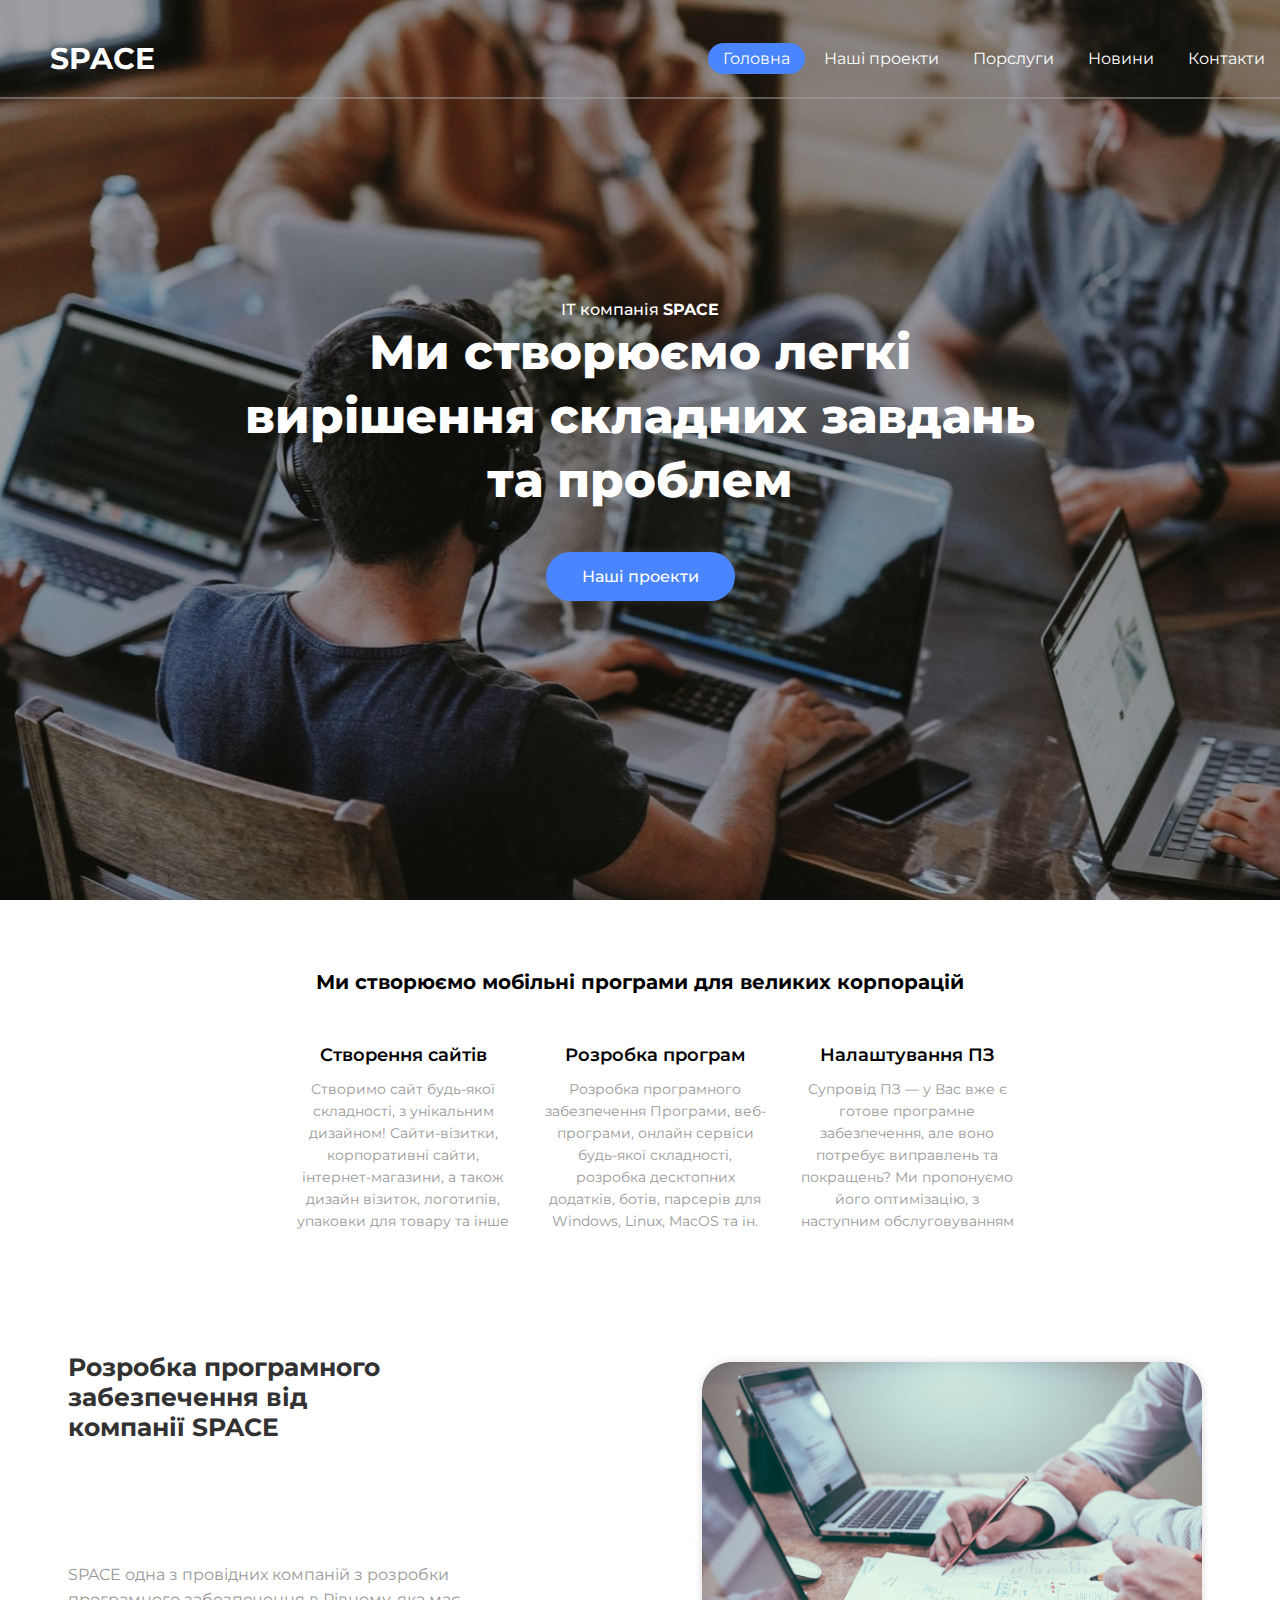
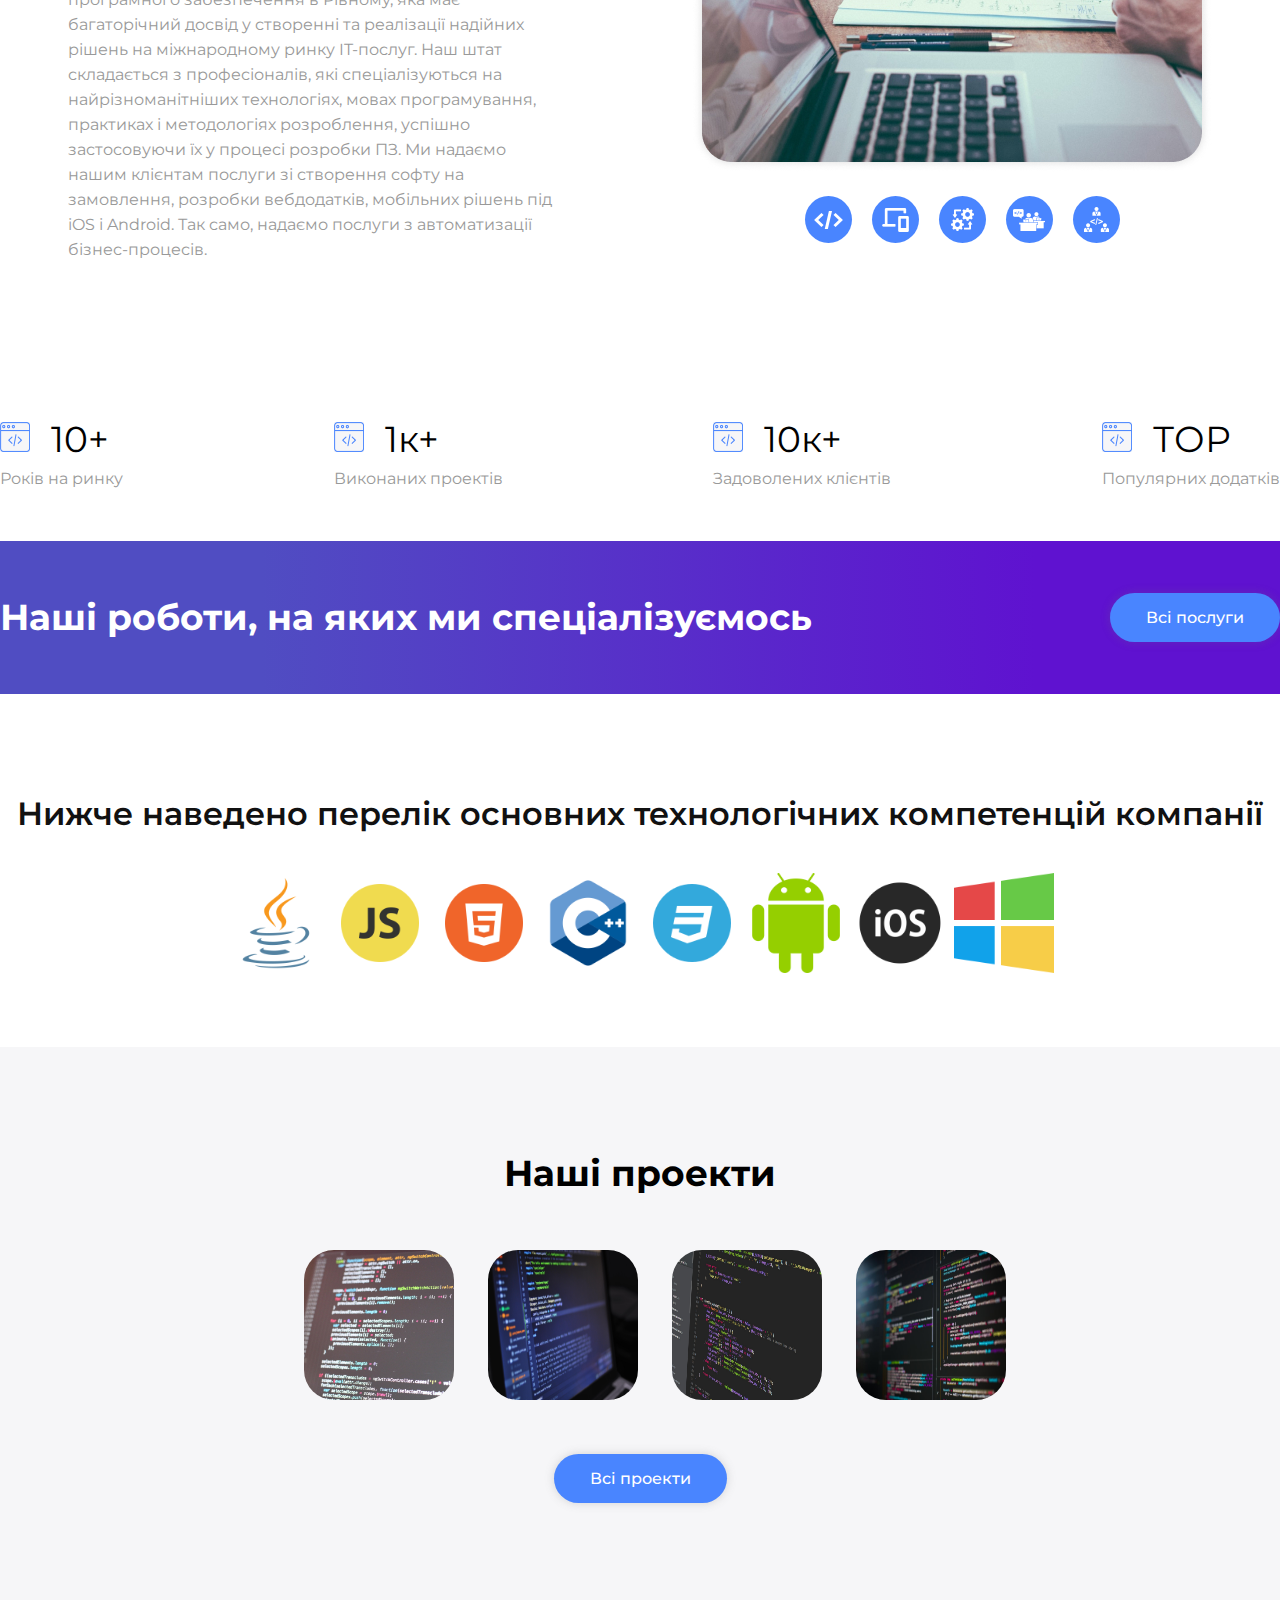
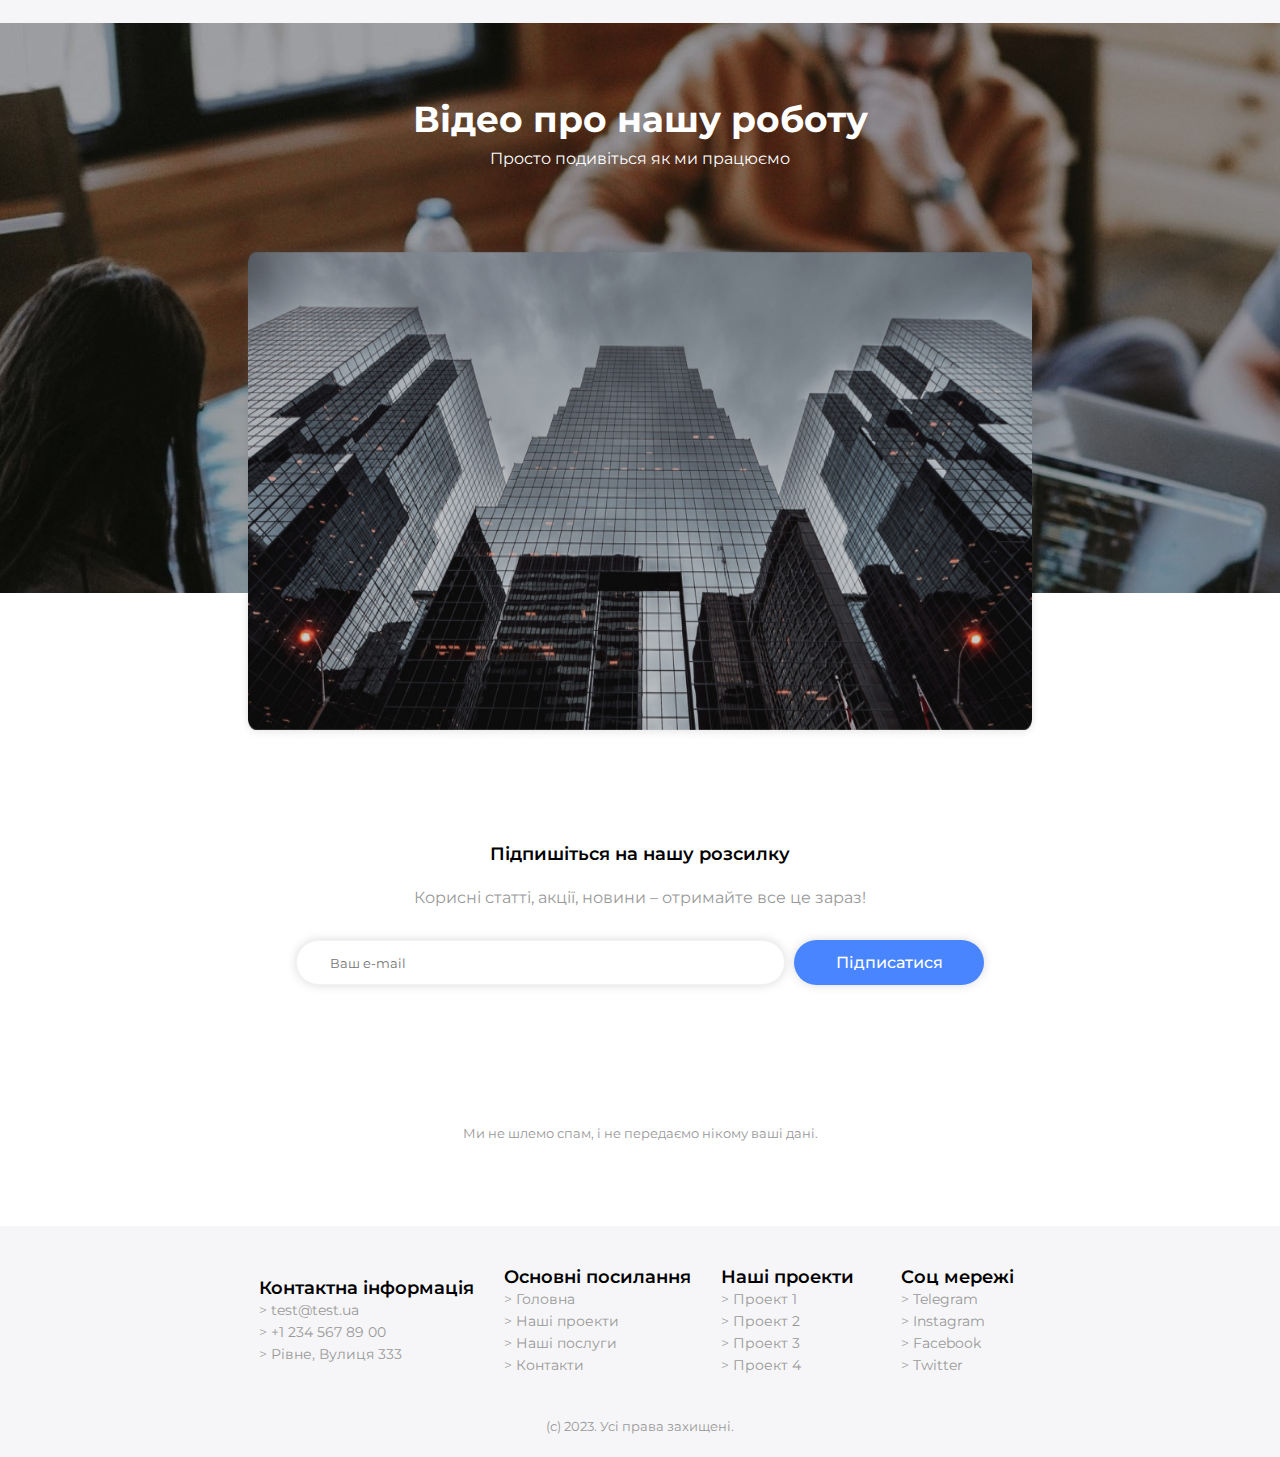
<file: index.html>
<!DOCTYPE html>
<html lang="en">
<head>
	<meta charset="UTF-8">
	<meta name="viewport" content="width=device-width, initial-scale=1">
	<title>SPACE</title>
	<link rel="preconnect" href="https://fonts.googleapis.com">
	<link rel="preconnect" href="https://fonts.gstatic.com" crossorigin>
	<link href="https://fonts.googleapis.com/css2?family=Montserrat&display=swap" rel="stylesheet">
	<link href="https://cdn.jsdelivr.net/npm/bootstrap@5.3.0-alpha1/dist/css/bootstrap.min.css" rel="stylesheet" integrity="sha384-GLhlTQ8iRABdZLl6O3oVMWSktQOp6b7In1Zl3/Jr59b6EGGoI1aFkw7cmDA6j6gD" crossorigin="anonymous">
	<link rel="stylesheet" href="css/style.css">
    <link rel="stylesheet" href="css/adaptive.css">
    <link rel="shortcut icon" href="images/ico.png" type="image/png">
    <link rel="stylesheet"href="https://cdnjs.cloudflare.com/ajax/libs/animate.css/4.1.1/animate.min.css"/>
</head>

<body>
	<header class="header">

		<div class="container">
			<div class="header__inner" >
				<a href= "index.html" class="header__logo ">
						SPACE
				</a>
				<nav class="menu">
					<a class="active" class="menu__link" href="index.html">Головна</a>
					<a class="menu__link" href="projects.html">Наші проекти</a>
					<a class="menu__link" href="services.html">Порслуги</a>
					<a class="menu__link" href="news.html">Новини</a>
					<a class="menu__link" href="contacts.html">Контакти</a>
				</nav>
			</div>
			<div class="header__line" data-aos="zoom-in"></div>
		</div>
	</header>

	<div class="intro" >
		<div class="container">
			<div class="intro__inner ">
				<h2 class="intro__suptitle" >ІТ компанія <b>SPACE</b></h2>
				<h1 class="intro__title" >Ми створюємо легкі вирішення складних завдань та проблем</h1>
				<a class="btn" href="https://github.com/maxsiokh" >Наші проекти</a>
			</div>
		</div>
	</div>

	<section class="section">
        <div class="contaiter">
            <div class="services__inner">



  <div class="section__title" >
				Ми створюємо мобільні програми для великих корпорацій
			</div>
			<div class="services">



						<div class="services__item" data-aos="fade-down">


								<div class="services__title">
									Створення сайтів
								</div>
								<div class="services__text">
								Створимо сайт будь-якої складності, з унікальним дизайном! Сайти-візитки, корпоративні сайти, інтернет-магазини, а також дизайн візиток, логотипів, упаковки для товару та інше


								</div>


						</div>
						<div class="services__item"data-aos="fade-down">


								<div class="services__title">
									Розробка програм
								</div>
								<div class="services__text">
									Розробка програмного забезпечення
									Програми, веб-програми, онлайн сервіси будь-якої складності, розробка десктопних додатків, ботів, парсерів для Windows, Linux, MacOS та ін.
								</div>

						</div>
						<div class="services__item"data-aos="fade-down">
								<div class="services__title">
									Налаштування ПЗ
								</div>
								<div class="services__text">
									Супровід ПЗ — у Вас вже є готове програмне забезпечення, але воно потребує виправлень та покращень? Ми пропонуємо його оптимізацію, з наступним обслуговуванням
								</div>
						</div>
					</div>
				</div>
</div>
			</div>
        </div>
	</section>


	<section class="about">
		<div class="container">
			<div class="about__inner">
				<div class="about_left">

					<div class="about__texts" data-tab-content id="tab-1" >
						<h1 class="about__title" data-aos="fade-up"
                        data-aos-anchor-placement="top-bottom">
						Розробка програмного забезпечення від компанії SPACE
						</h1>
						<div class="about__text" data-aos="fade-up">
								SPACE одна з провідних компаній з розробки програмного забезпечення в Рівному, яка має багаторічний досвід у створенні та реалізації надійних рішень на міжнародному ринку IT-послуг. Наш штат складається з професіоналів, які спеціалізуються на найрізноманітніших технологіях, мовах програмування, практиках і методологіях розроблення, успішно застосовуючи їх у процесі розробки ПЗ. Ми надаємо нашим клієнтам послуги зі створення софту на замовлення, розробки вебдодатків, мобільних рішень під iOS і Android. Так само, надаємо послуги з автоматизації бізнес-процесів.
					</div>
			</div>

			<div class="about__texts hidden" data-tab-content id="tab-2">
						<h1 class="about__title" data-aos="fade-up"
                        data-aos-anchor-placement="top-bottom">
						Комплексна розробка вебдодатків і створення софту будь-якої складності
						</h1>
						<div class="about__text"data-aos="fade-up">
								SPACE надає повний спектр послуг із розробки користувацьких програм, комплексних вебрішень та автоматизації бізнес-процесів, зокрема розробки програмного забезпечення для мобільних і десктопних пристроїв. Наша компанія надає послуги ІТ-аутсорсингу та офшорного розроблення ПЗ із виділеними командами IT-персоналу для створення вашого програмного проєкту. Ми проведемо детальний аналіз, виявимо проблему в короткі терміни і створимо найоптимальніше рішення з урахуванням усіх особливостей проєкту і вимог потенційного замовника. Ми створюємо надійний софт, який буде міцною основою вашого бізнесу.
					</div>
			</div>

			<div class="about__texts hidden" data-tab-content id="tab-3">
						<h1 class="about__title"data-aos="fade-up"
                        data-aos-anchor-placement="top-bottom">
						Ми пропонуємо широкий спектр послуг з розробки ПЗ
						</h1>
						<div class="about__text" data-aos="fade-up">
								Компанія з розробки програмного забезпечення SPACE у Рівному, вже понад 10 років працює на IT-ринку України. Маючи досвід роботи співпраці з США, Францією, Німеччиною та іншими країнами Європи, ми реалізували понад 1000 проєктів. Наші співробітники використовують сучасні технології ґрунтуючись на передових практиках і методологіях для створення софту в Україні та по всьому світу.
					</div>
			</div>

			<div class="about__texts hidden" data-tab-content id="tab-4">
						<h1 class="about__title" data-aos="fade-up"
                        data-aos-anchor-placement="top-bottom">
						Наші команди розробників — лідери в розробці проєктів будь-якої складності та масштабу
						</h1>
						<div class="about__text" data-aos="fade-up">
								Фахівці компанії SPACE практикують системний підхід у розробці, комплексно розв'язують проблеми бізнес-процесів і пропонують раціональні та оптимальні рішення для бізнесу з урахуванням технічних аспектів розробки, що допомагає максимально оптимізувати проєкт під основного користувача. Якість роботи над вашим проєктом забезпечують наші кваліфіковані співробітники, серед яких так само є DevOps-інженери, дизайнери, і QA-спеціалісти.
					</div>
			</div>
			<div class="about__texts hidden" data-tab-content id="tab-5">
						<h1 class="about__title"data-aos="fade-up"
                        data-aos-anchor-placement="top-bottom">
						Замовити послуги з розробки ПЗ у компанії PNN Soft
						</h1>
						<div class="about__text" data-aos="fade-up">
								Шукаєте надійну ІТ-компанію, щоб створити soft або замовити розробку вебдодатку в Україні? — Ми надамо Вам найякісніші послуги з розробки ПЗ, реалізуємо проєкт, враховуючи всі вимоги клієнта, без затримок. Ціна розробки ПЗ розраховується індивідуально, з урахуванням усіх технічних аспектів роботи та масштабності проєкту. Отримати додаткову інформацію та залишити заявку на співпрацю з нами можна в електронній формі на нашому сайті.
					</div>
			</div>
				</div>

			<div class="about_right"data-aos="fade-up"
            data-aos-anchor-placement="center-bottom">
					<img src="images/about.jpg" alt="" class="about__img">
					<div class="about__buttons">
					<div class="about__button" data-tab="tab-1">
						<img src="images/1.png" alt="icon">
					</div>
					<div class="about__button" data-tab="tab-2">
						<img src="images/2.png" alt="icon">
					</div>
					<div class="about__button" data-tab="tab-3">
						<img src="images/3.png" alt="icon">
					</div>
					<div class="about__button" data-tab="tab-4">
						<img src="images/4.png" alt="icon">
					</div>
					<div class="about__button" data-tab="tab-5">
						<img src="images/5.png" alt="icon">
					</div>
				</div>
				</div>

		</div>

			 <div class="about__statistic">
				<div class="about__web"data-aos="zoom-in-right">
					<img class="web__img" src="images/web.png" alt="">
					<div class="about_web_title">
						10+
					</div>
					<div class="about_web_text">
						Років на ринку
					</div>
				</div>
								<div class="about__web" data-aos="zoom-in-up">
									<img class="web__img" src="images/web.png" alt="">
					<div class="about_web_title">
						1к+
					</div>
					<div class="about_web_text">
						Виконаних проектів
					</div>
				</div>
								<div class="about__web" data-aos="zoom-in-up">
									<img class="web__img" src="images/web.png" alt="">
					<div class="about_web_title">
						10к+
					</div>
					<div class="about_web_text">
						Задоволених клієнтів
					</div>
				</div>
								<div class="about__web"data-aos="zoom-in-left">
									<img class="web__img" src="images/web.png" alt="">
					<div class="about_web_title">
						ТОР
					</div>
					<div class="about_web_text">
						Популярних додатків
					</div>
				</div>


				</div>
			</div>


		</div>
	</section>

	<section class="rectangle">
		<div class="container">
			<div class="rectangle__inner">

				<div class="rectangle__title"data-aos="fade-up">Наші роботи, на яких ми спеціалізуємось</div>
					<a class="btn" data-aos="fade-up" href="#">Всі послуги</a>
			</div>
		</div>

	</section>

	<section class="work">
		<div class="container">
			<d class="work__inner">
        <h1 class="work__title" data-aos="fade-up">
          Нижче наведено перелік основних технологічних компетенцій компанії
        </h1>
        <div class="work__icons" data-aos="fade-down">
            <img src="images/java_ico.png" alt="" class="work__ico">
            <img src="images/js_ico.png" alt="" class="work__ico">
            <img src="images/html_ico.png" alt="" class="work__ico">
            <img src="images/c++_ico.png" alt="" class="work__ico">
            <img src="images/css_ico.png" alt="" class="work__ico">
            <img src="images/android_ico.png" alt="" class="work__ico">
            <img src="images/ios_ico.png" alt="" class="work__ico">
            <img src="images/win_ico.png    " alt="" class="work__ico">
        </div>




		</div>

		</div>

	</section>

	<section class="projects">
		<div class="container">
			<div class="projects__inner">

				<h1 class="projects__title">Наші проекти</h1>


				<div class="projects__images">
					<img class="projects__img" data-aos="fade-right" src="images/projects.jpg" alt="" class="projects__img">
					<img class="projects__img" data-aos="fade-right" src="images/Proiject2.jpg" alt="" class="projects__img">
					<img class="projects__img" data-aos="fade-left" src="images/Project3.jpg" alt="" class="projects__img">
					<img class="projects__img" data-aos="fade-left" src="images/project1.png" alt="" class="projects__img">
				</div>

					<a class="btn" data-aos="flip-left" href="#">Всі проекти</a>

				</div>

			</div>

		</div>
	</section>

	<section class="video">
		<div class="container">
			<div class="video__inner">
				<h5 class="video__title" data-aos="zoom-out">
					Відео про нашу роботу
				</h5>
				<h6 class="video__suptitle" data-aos="zoom-out">
					Просто подивіться як ми працюємо
				</h6>


				<img class="video__img" src="images/video.png" alt="">


			</div>

		</div>


	</section>

			<section class="subcribe">
		<div class="container">
			<div class="subscribe__inner">
				<div class="subcribe__title"data-aos="zoom-out-up">
					Підпишіться на нашу розсилку
				</div>
				<div class="subcribe__suptitle" data-aos="zoom-out-down">
					Корисні статті, акції, новини – отримайте все це зараз!
				</div>

				<form class="subcribe__form" >



					<input class="subcribe__input" data-aos="zoom-out-up" type="e-mail" name="name" placeholder="Ваш e-mail">

					<button class="subcribe__btn" data-aos="zoom-out-down" type="sumbit">Підписатися</button>

				</form>

				<div class="subcribe__text" data-aos="fade-up"
                data-aos-duration="3000">
				Ми не шлемо спам, і не передаємо нікому ваші дані.
				</div>
			</div>
		</div>

	</section>

	<footer class="footer">
        <div class="container">


		<div class="footer__inner">
			<div class="links" >
				<div class="footer__title">Контактна інформація</div>
				<div class="link"> > test@test.ua</div>
				<div class="link"> > +1 234 567 89 00</div>
				<div class="link"> > Рівне, Вулиця 333</div>
			</div>
			<div class="links">
				<div class="footer__title">Основні посилання</div>
				<a class="link" href="#"> > Головна</a>
				<a class="link" href="#"> > Наші проекти</a>
				<a class="link" href="#"> > Наші послуги </a>
				<a class="link" href="#"> > Контакти</a>
			</div>
			<div class="links">
				<div class="footer__title">Наші проекти</div>
				<a href="#" class="link"> > Проект 1</a>
				<a href="#" class="link"> > Проект 2</a>
				<a href="#" class="link"> > Проект 3</a>
				<a href="#" class="link"> > Проект 4</a>
			</div>
			<div class="links">
				<div class="footer__title">
					Соц мережі
				</div>
				<a href="https://web.telegram.org/" class="link"> > Telegram</a>
				<a href="https://www.instagram.com/.com" class="link"> > Instagram</a>
				<a href="https://uk-ua.facebook.com/" class="link"> > Facebook</a>
				<a href="https://twitter.com/home?lang=uk" class="link"> > Twitter</a>
			</div>
			</div>
				<div class="footer__suptitle">
					(с) 2023. Усі права захищені.
				</div>
            </div>
	</footer>

</body>

<script src="js/main.js">	</script>

</html>
</file>
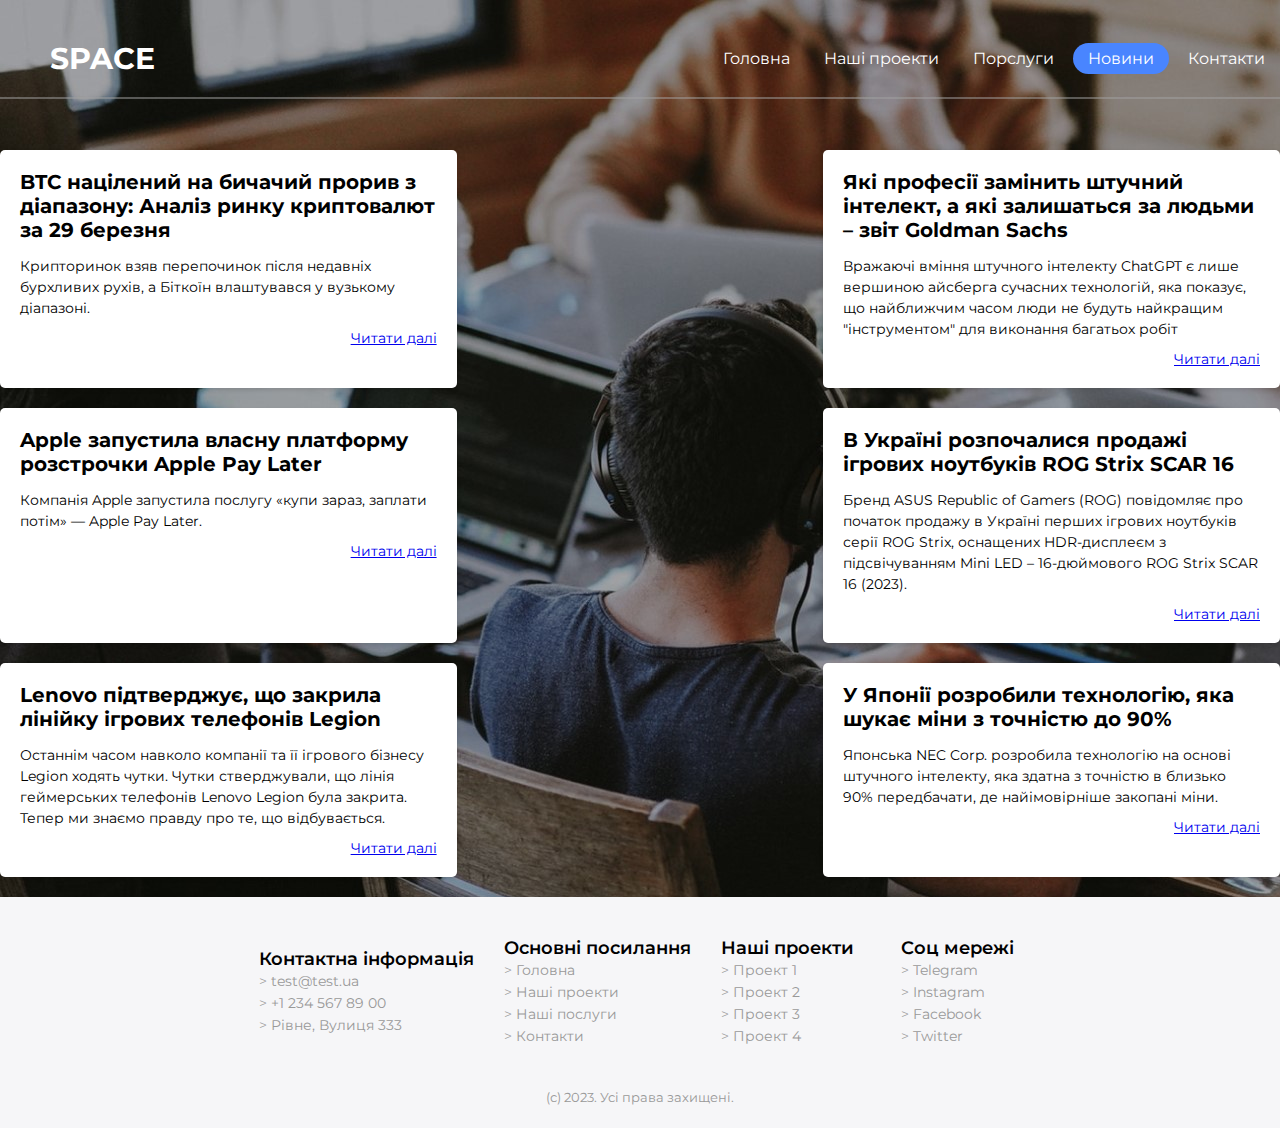
<file: news.html>
<!DOCTYPE html>
<html lang="en">
<head>
  <meta charset="UTF-8">
	<meta name="viewport" content="width=device-width, initial-scale=1">
	<title>SPACE</title>
	<link rel="preconnect" href="https://fonts.googleapis.com">
	<link rel="preconnect" href="https://fonts.gstatic.com" crossorigin>
	<link href="https://fonts.googleapis.com/css2?family=Montserrat&display=swap" rel="stylesheet">
	<link href="https://cdn.jsdelivr.net/npm/bootstrap@5.3.0-alpha1/dist/css/bootstrap.min.css" rel="stylesheet" integrity="sha384-GLhlTQ8iRABdZLl6O3oVMWSktQOp6b7In1Zl3/Jr59b6EGGoI1aFkw7cmDA6j6gD" crossorigin="anonymous">
	<link rel="stylesheet" href="css/style.css">
    <link rel="stylesheet" href="css/adaptive.css">
    <link rel="shortcut icon" href="images/ico.png" type="image/png">
</head>
<body >
	<header class="header">

		<div class="container">
			<div class="header__inner" data-aos="zoom-in">
				<a href= "index.html" class="header__logo ">
						SPACE
				</a>
				<nav class="menu">
					<a  class="menu__link" href="index.html">Головна</a>
					<a class="menu__link" href="projects.html">Наші проекти</a>
					<a class="menu__link" href="services.html">Порслуги</a>
					<a class="active" class="menu__link" href="news.html">Новини</a>
					<a class="menu__link" href="contacts.html">Контакти</a>
				</nav>
			</div>
			<div class="header__line" data-aos="zoom-in"></div>
		</div>
	</header>

  <body>
    <section class="news">
      <div class="container">
        <div class="news__inner">
          <div class="news-item" data-aos="flip-up">
            <h3>BTC націлений на бичачий прорив з діапазону: Аналіз ринку криптовалют за 29 березня</h3>
            <p>Крипторинок взяв перепочинок після недавніх бурхливих рухів, а Біткоїн влаштувався у вузькому діапазоні. </p>
            <a href="https://psm7.com/uk/articles/btc-nacelen-na-bychij-proryv-iz-diapazona-analiz-rynka-kriptovalyut-za-29-marta.html">Читати далі</a>
          </div>
          <div class="news-item"data-aos="flip-up">
            <h3>Які професії замінить штучний інтелект, а які залишаться за людьми – звіт Goldman Sachs</h3>
            <p>Вражаючі вміння штучного інтелекту ChatGPT є лише вершиною айсберга сучасних технологій, яка показує, що найближчим часом люди не будуть найкращим "інструментом" для виконання багатьох робіт</p>
            <a href="https://meta.ua/uk/news/economics/71073-yaki-profesiyi-zaminit-shtuchnii-intelekt-a-yaki-zalishatsya-za-lyudmi-zvit-goldman-sachs/">Читати далі</a>
          </div>
          <div class="news-item"data-aos="flip-up">
            <h3> Apple запустила власну платформу розстрочки Apple Pay Later</h3>
            <p>Компанія Apple запустила послугу «купи зараз, заплати потім» — Apple Pay Later.</p>
            <a href="https://ilenta.com/uk/news/company/company_3807.html">Читати далі</a>
          </div>
          <div class="news-item"data-aos="flip-up">
            <h3>В Україні розпочалися продажі ігрових ноутбуків ROG Strix SCAR 16</h3>
            <p>Бренд ASUS Republic of Gamers (ROG) повідомляє про початок продажу в Україні перших ігрових ноутбуків серії ROG Strix, оснащених HDR-дисплеєм з підсвічуванням Mini LED – 16-дюймового ROG Strix SCAR 16 (2023).</p>
            <a href="https://root-nation.com/ua/news-ua/it-news-ua/ua-v-ukraini-prodazh-noutbukiv-rog-strix-scar-16/">Читати далі</a>
          </div>
          <div class="news-item"data-aos="flip-up">
            <h3>Lenovo підтверджує, що закрила лінійку ігрових телефонів Legion</h3>
            <p>Останнім часом навколо компанії та її ігрового бізнесу Legion ходять чутки. Чутки стверджували, що лінія геймерських телефонів Lenovo Legion була закрита. Тепер ми знаємо правду про те, що відбувається.</p>
            <a href="https://root-nation.com/ua/news-ua/it-news-ua/ua-lenovo-pidtverdzhue-zakrila-biznes-igrovih-telefoniv-legion/">Читати далі</a>
          </div>
          <div class="news-item"data-aos="flip-up">
            <h3>У Японії розробили технологію, яка шукає міни з точністю до 90%</h3>
            <p>Японська NEC Corp. розробила технологію на основі штучного інтелекту, яка здатна з точністю в близько 90% передбачати, де найімовірніше закопані міни.</p>
            <a href="https://www.ukrinform.ua/rubric-technology/3689025-u-aponii-rozrobili-tehnologiu-aka-sukae-mini-z-tocnistu-do-90.html">Читати далі</a>
        </div>
      </div>
       </div>
      </div>
    </section>
    <footer class="footer">
        <div class="container">


		<div class="footer__inner">
			<div class="links" >
				<div class="footer__title">Контактна інформація</div>
				<div class="link"> > test@test.ua</div>
				<div class="link"> > +1 234 567 89 00</div>
				<div class="link"> > Рівне, Вулиця 333</div>
			</div>
			<div class="links">
				<div class="footer__title">Основні посилання</div>
				<a class="link" href="#"> > Головна</a>
				<a class="link" href="#"> > Наші проекти</a>
				<a class="link" href="#"> > Наші послуги </a>
				<a class="link" href="#"> > Контакти</a>
			</div>
			<div class="links">
				<div class="footer__title">Наші проекти</div>
				<a href="#" class="link"> > Проект 1</a>
				<a href="#" class="link"> > Проект 2</a>
				<a href="#" class="link"> > Проект 3</a>
				<a href="#" class="link"> > Проект 4</a>
			</div>
			<div class="links">
				<div class="footer__title">
					Соц мережі
				</div>
				<a href="https://web.telegram.org/" class="link"> > Telegram</a>
				<a href="https://www.instagram.com/.com" class="link"> > Instagram</a>
				<a href="https://uk-ua.facebook.com/" class="link"> > Facebook</a>
				<a href="https://twitter.com/home?lang=uk" class="link"> > Twitter</a>
			</div>
			</div>
				<div class="footer__suptitle">
					(с) 2023. Усі права захищені.
				</div>
            </div>
	</footer>
</body>
</html>
</file>
<file: css/style.css>
body {
  margin: 0;
  font-family: "Montserrat", sans-serif;
}

h1,
h2,
h3,
h4,
h5,
h6 {
  margin: 0;
}
.hidden {
  display: none;
}
/*INTRO=========*/
.intro {
  display: flex;
  flex-direction: column;
  justify-content: center;
  width: 100%;
  height: 100vh;

  background: url("../images/Rectangle.jpg") center no-repeat;
  background-size: cover;
}
.intro__title {
  font-weight: 800;
  font-size: 48px;
  font-style: normal;
  line-height: 64px;

  margin-bottom: 40px;

  color: #ffffff;
}
.intro__inner {
  max-width: 795px;
  margin: 0 auto;
  text-align: center;
}

.intro__suptitle {
  font-size: 16px;
  line-height: 20px;
  font-style: normal;
  font-weight: 500;

  color: #fff;
}

/*HEADER========*/
.header {
  width: 100%;
  padding-top: 40px;
  position: absolute;
}
.header__line {
  opacity: 0.5;
  border: 1px solid #a1a1a1;

  margin-top: 20px;
}
.header__logo {
  padding-left: 50px;
  font-size: 30px;
  font-weight: 700;
  color: #fff;
  text-decoration: none;
}

.header__inner {
  display: flex;
  justify-content: space-between;
  align-items: center;
}
/*MENU=======*/
.menu__link {
  font-size: 16px;

  padding: 6px 15px;
  text-decoration: none;
  color: #fff;
  border-radius: 30px;
}

.menu__link:hover,
.active {
  text-decoration: none;
  color: #fff;
  background: #4985ff;
  padding: 6px 15px;
  border-radius: 30px;
}

/*BTN======*/
.btn {
  display: inline-block;
  vertical-align: top;
  padding: 15px 36px;

  font-style: normal;
  font-weight: 500;
  font-size: 16px;
  text-align: center;
  text-decoration: none;

  color: #fff;

  background: #4985ff;
  box-shadow: 0px 0px 10px rgba(111, 111, 111, 0.25);
  border-radius: 30px;

  transition: 0.3s;
}

.btn:hover {
  background: #007bff;
  box-shadow: 0 15px 20px rgba(118, 171, 227, 1);
  color: white;
  transform: translateY(-7px);
}

/*SECTION======*/

.section {
  padding: 70px 0;
  margin: auto;
}


.section__title {
  text-align: center;
  font-style: normal;
  font-weight: bold;
  font-size: 36px;

  margin-bottom: 50px;
}

.section__text {
  font-style: normal;
  font-weight: normal;
  font-size: 16px;
  line-height: 20px;

  color: #999999;
}

/*services=====*/


.services__item {
  text-align: center;
  padding-left: 30px;
}
.services{
    display: flex;
    justify-content: center;
}
.services__title {
  padding-bottom: 12px;

  font-style: normal;
  font-weight: 600;
  font-size: 18px;
  line-height: 22px;

  color: #000000;
}
.services__text {
  width: 222px;

  font-style: normal;
  font-weight: normal;
  font-size: 14px;
  line-height: 22px;

  color: #999999;
}

/*about-----*/
.about {
  padding: 50px 0;

}
.about__inner {
  display: flex;

  margin-bottom: 100px;
    justify-content: space-around;
}

.about__title {
  width: 350px;
  height: 200px;
  font-weight: bold;
  font-size: 25px;
  padding-bottom: 10px;

  color: #323232;
}
.about__buttons {
  display: flex;
  justify-content: center;
  padding-top: 20px;
}
.about__button {
  width: 47px;
  height: 47px;
  margin-left: 20px;
  position: relative;
  cursor: pointer;
  display: flex;
  justify-content: center;
  align-items: center;
  background-color: #4985ff;
  border-radius: 30px;
}
.about__web {
  margin-top: 70px;
}
.about__text {
  width: 489px;
  height: 117px;

  font-style: normal;
  font-weight: normal;
  font-size: 16px;
  line-height: 25px;

  color: #999999;
}

.about__statistic {
  display: flex;
  justify-content: space-between;
  align-items: center;
}

.about_web_title {
  display: inline-block;
  padding-left: 17px;
  font-size: 36px;
  line-height: 53px;

  color: #000000;
}
.about_web_text {
  font-size: 16px;
  line-height: 25px;

  color: #999999;
}
.web__img {
  width: 30px;
  height: 30px;
}

/*rectangle===========*/

.rectangle {
  width: 100%;
  background: linear-gradient(90deg, #504dc2 20.44%, #5f12d0 80.91%), #c4c4c4;
}

.rectangle__inner {
  display: flex;
  justify-content: space-between;
  align-items: center;

  padding-bottom: 50px;
  padding-top: 50px;
}

.rectangle__title {
  font-weight: bold;
  z-index: 1000;
  font-size: 36px;
  line-height: 53px;

  color: #ffffff;
}

/*work============*/

.work__inner {
  display: block;
  padding-top: 100px;
  padding-bottom: 30px;
}

.work__title {
  text-align: center;

  font-style: normal;
  font-weight: 600;

  color: #111;
}
.work__icons{
    padding-top: 40px;
    padding-bottom: 40px;
    justify-content: space-between;
    align-items: center;
    text-align: center;
}
.work__ico{
    width: 100px;
    height: 100px;
}
.work__btn {
  font-style: normal;
  font-weight: 500;
  font-size: 16px;
  line-height: 20px;

  text-decoration-line: underline;

  color: #4985ff;
}
.work__block {
  display: inline-block;
  justify-content: space-between;
  align-items: center;
}

/*projects==========*/
.projects {
  width: 100%;
  background: #f6f6f8;
}
.projects__img{
    width: 255px;
    height: 255px;
}
.projects__inner {
  text-align: center;
  padding-bottom: 120px;
}
.projects__title {
  padding-top: 100px;
  padding-bottom: 50px;

  font-weight: bold;
  font-size: 36px;
  line-height: 53px;

  color: #000000;
}

.projects__suptitle {
  display: inline-block;
  margin-bottom: 70px;
  width: 730px;
  height: 41px;
  font-style: normal;
  font-weight: normal;
  font-size: 16px;
  line-height: 25px;

  /* grey */

  color: #999999;
}

.projects__img {
  margin-left: 30px;
  border-radius: 30px;
}
.projects__images {
  margin-bottom: 50px;
}

/*video===========*/
.video {
  width: 100%;
  height: 735px;
}
.video__inner {
  background: url(../images/Rectangle.jpg);
  width: 100%;
  height: 100%;
  max-height: 570px;

  text-align: center;
}

.video__title {
  font-style: normal;
  font-weight: bold;
  font-size: 36px;
  line-height: 53px;
  text-align: center;

  color: #ffffff;

  padding-top: 70px;
}
.video__suptitle {
  font-style: normal;
  font-weight: normal;
  font-size: 16px;
  line-height: 25px;
  text-align: center;

  color: #ffffff;

  margin-bottom: 70px;
}
.video__img {
  margin-bottom: 85px;
}

.video__btn {
  position: absolute;

  justify-content: space-between;
  align-items: center;
  border: 1px solid #ffffff;
  box-sizing: border-box;
  border-radius: 200px;

  text-decoration: none;
  font-style: normal;
  font-weight: 500;
  font-size: 16px;
  line-height: 25px;

  color: #ffffff;
}
.btn_img {
  width: 60px;
  height: 60px;
}

/*subcribe=======*/

.subscribe__inner {
  padding-top: 85px;
  padding-bottom: 85px;
  text-align: center;
}
.subcribe__title {
  font-style: normal;
  font-weight: 600;
  font-size: 18px;
  line-height: 22px;
  text-align: center;

  color: #000000;
}

.subcribe__suptitle {
  padding-top: 20px;
  font-style: normal;
  font-weight: normal;
  font-size: 16px;
  line-height: 25px;
  text-align: center;

  color: #999999;
}
.subcribe__form {


  width: 100%;
  margin: auto;

  height: 45px;

  padding-bottom: 40px;
  padding-top: 30px;
}
.subcribe__input {
  width: 489px;
  height: 45px;
  padding-left: 33px;

  border: 1px solid #f2f2f2;
  box-sizing: border-box;
  box-shadow: 0px 0px 10px rgba(111, 111, 111, 0.25);
  border-radius: 30px;

  font-family: "Montserrat", sans-serif;
  font-style: normal;
  font-weight: normal;
  font-size: 13px;
  line-height: 21px;

  color: #999999;
}

.subcribe__btn {
  width: 190px;
  height: 45px;
  border: 0;
  padding-left: 10px;
  padding-right: 10px;
  margin-left: 5px;

  cursor: pointer;

  font-family: Montserrat;
  font-style: normal;
  font-weight: 500;
  font-size: 16px;
  line-height: 20px;
  text-align: center;

  color: #ffffff;

  background: #4985ff;
  box-shadow: 0px 0px 10px rgba(111, 111, 111, 0.25);
  border-radius: 30px;

  transition: 0.3s;
}
.subcribe__btn:hover {
  background: #007bff;
  box-shadow: 0 15px 20px rgba(118, 171, 227, 1);
  color: white;
}

.subcribe__text {
  font-size: 13px;
  text-align: center;

  color: #999999;

  padding-top: 100px;
}

.subcribe__error{
    font-size: 13px;
    color:red;
}

/*footer======*/
.footer {
  background: #f6f6f8;
}
.footer__inner {
  display: flex;
  justify-content: center;
  align-items: center;
  padding-bottom: 40px;

}
.footer__title {
  padding-top: 40px;
  font-style: normal;
  font-weight: 600;
  font-size: 18px;
  line-height: 22px;

  color: #000000;
}

.footer__suptitle {
  padding-bottom: 20px;
  font-family: Montserrat;
  font-style: normal;
  font-weight: normal;
  font-size: 13px;
  line-height: 21px;
  text-align: center;

  /* grey */

  color: #999999;
}

.links {
  display: flex;
  flex-flow: column wrap;
  margin-left: 30px;
}

.link {
  width: 150px;

  text-decoration: none;
  font-family: Montserrat;
  font-style: normal;
  font-weight: normal;
  font-size: 14px;
  line-height: 22px;

  /* grey */

  color: #999999;
}

/* news */
.news{
    background: url(../images/Rectangle.jpg) no-repeat;
    width: 100%;
}
.news__inner {
  display: flex;
  flex-wrap: wrap;
  justify-content: space-between;
  padding-top: 150px;

}
.news__inner p {
  font-size: 16px;
  line-height: 1.5;
  margin-bottom: 10px;
}

.news-item {
  width: calc(33.33% - 10px);
  background-color: #fff;
  padding: 20px;
  margin-bottom: 20px;
  box-shadow: 0 2px 4px rgba(0, 0, 0, 0.1);
  border-radius: 5px;
}
.news-item h3 {
  font-size: 20px;
  margin-bottom: 10px;
}
.news-item p {
  font-size: 14px;
  margin-bottom: 0;
}
.news-item a {
  display: block;
  font-size: 14px;
  text-align: right;
  margin-top: 10px;
}
.backround_img {
  background: url(../images/Rectangle.jpg) no-repeat;
  width: 100%;
}


/* CONTACTS */
.contact-title{
    font-size: 20px;
    text-decoration: none;
    font-family: Montserrat;
    font-style: Bold;

    margin-bottom: 10px;

	color: #007bff;
}
.contact-box{
    width: 70%;
    background-color: #fff;
	margin: 50px auto;
	padding: 20px;

    box-shadow: 0 2px 4px rgba(0, 0, 0, 0.1);
    border-radius: 5px;
    text-align: left;
}
.contact-inner{
    text-align: center;
}
</file>
<file: css/adaptive.css>
@media only screen and (max-width: 1430px) {
    .projects__img{
        width: 150px;
        height: 150px;
    }
    .section__title{
        font-size: 20px;
    }
    .video__img{
        width: 800px;
        height: 500px;
    }

}


@media only screen and (max-width: 1140px) {
    .about__text{
        font-size: 13px;
        line-height: 20px;
        width: 410px;
    }
    .about__img{
        width: 350px;
        height: 350px;
    }
}

@media only screen and (max-width: 995px) {
    .projects__img {
        margin-left: 4px;
    }
    .video__img {
        width: 600px;
        height: 270px;
        box-shadow: 0px 0px 10px rgba(111, 111, 111, 0.25);
     border-radius: 30px;
    }
    .header__inner{
        flex-direction: column
    }
    .news__inner {
        display: flex;
        /* padding-top: 150px; */
        flex-wrap: wrap;
        flex-direction: column;
        text-align: center;
        align-content: space-around;
    }
    .news{
        display: block;
        background: url(../images/Rectangle.jpg) no-repeat, url(../images/project_back.jpg) no-repeat;

    }
    .news-item{
        width: 600px;
    }
}

@media only screen and (max-width: 770px) {
    .news{
        padding-top: 90px;
    }
    .news-item{
        width: 400px;
        padding-top: 20px;
    }
    .video__inner{
        background-image: none;
    }
    .video__title {
        color: black;

    }
    .video__suptitle {
        color: black;
    }

}
@media only screen and (max-width: 763px) {
    .about__img{
        width: 250px;
        height: 250px;
        padding-left: 20px;

    }
    .about__button {
      margin-left: 3px;
    }
    .about__text {
        font-size: 15px;
        line-height: 15px;
        width: 296px;
    }
    .about__title{
        width: 378px;
        height: 119px;
        font-size: 20px;
    }
    .services__text {
        width: 190px;
    }
    .about_web_title {
        padding-left: 0;
    }
    .services__item {

        padding-left: 4px;
    }
    .links {

        margin-left: 5px;
    }
    .video__img{
        width: 478px;
        height: 236px;
    }
}

@media only screen and (max-width: 630px) {
    .services {
        display: flex;
        justify-content: center;
        flex-wrap: wrap;

        align-content: space-around;
    }

    .about__img{
        width: 0px;
        height: 0px;


    }
    .about__buttons {
   display: block;
   padding-bottom: 5px;

}
.link {
    width: 120px;
    font-size: 10px;

}
.footer__title{
    font-size: 12px;
}
}
@media only screen and (max-width: 501px) {
    .rectangle__inner{
        display: block;
    }
    .section__title {
        font-size: 20px;

        width: 100%;
    }
    .video__img {
        width: 397px;
        height: 196px;
    }
    .video {

        height: 467px;
    }
    .subcribe__input {
        width: 354px;

    }
    .footer__inner {
        display: flex;
        flex-direction: column-reverse;
        flex-wrap: nowrap;
    }

    .about__statistic {
        display: flex;
        flex-direction: column;
        justify-content: center;
        align-content: center;
        flex-wrap: wrap;
        align-items: stretch;
    }

}
@media only screen and (max-width: 430px) {
    .intro__title{
        font-size: 30px;
    }
    .news-item{
        width: 300px;
        padding-top: 20px;
    }
    .about__title {
        width: 390px;
        padding-top: 30px;
    }
    .projects__title{
        padding-bottom: 0;
    }
    .about__inner{
        display: flex;
        flex-direction: row;
        justify-content: center;
        width: 100%;
        height: 100vh;
        flex-wrap: wrap;
        margin-bottom: 0;
    }
    .about__buttons{
display: flex;
    }
    .about__text{
        line-height: none;
    }
    .about__web {
         margin-top: 0px;
    }
    .video__img {
        width: 277px;
        height: 142px;
    }
    .services{
        padding-top: 30px;
    }
    }


@media only screen and (max-width: 395px) {



    /*************** intro *****************/
    .intro__title{
        font-size: 20px;
        line-height: 20px;
    }

    .about__statistic {
        display: flex;
        flex-direction: column;
        justify-content: center;
        align-content: center;
        flex-wrap: wrap;
        align-items: stretch
    }
    .about__title {
        width: 230px;
    }
    .subcribe__input{
        width: 250px;
    }
    .services__text {
        width: 318px;
    }

}
</file>
